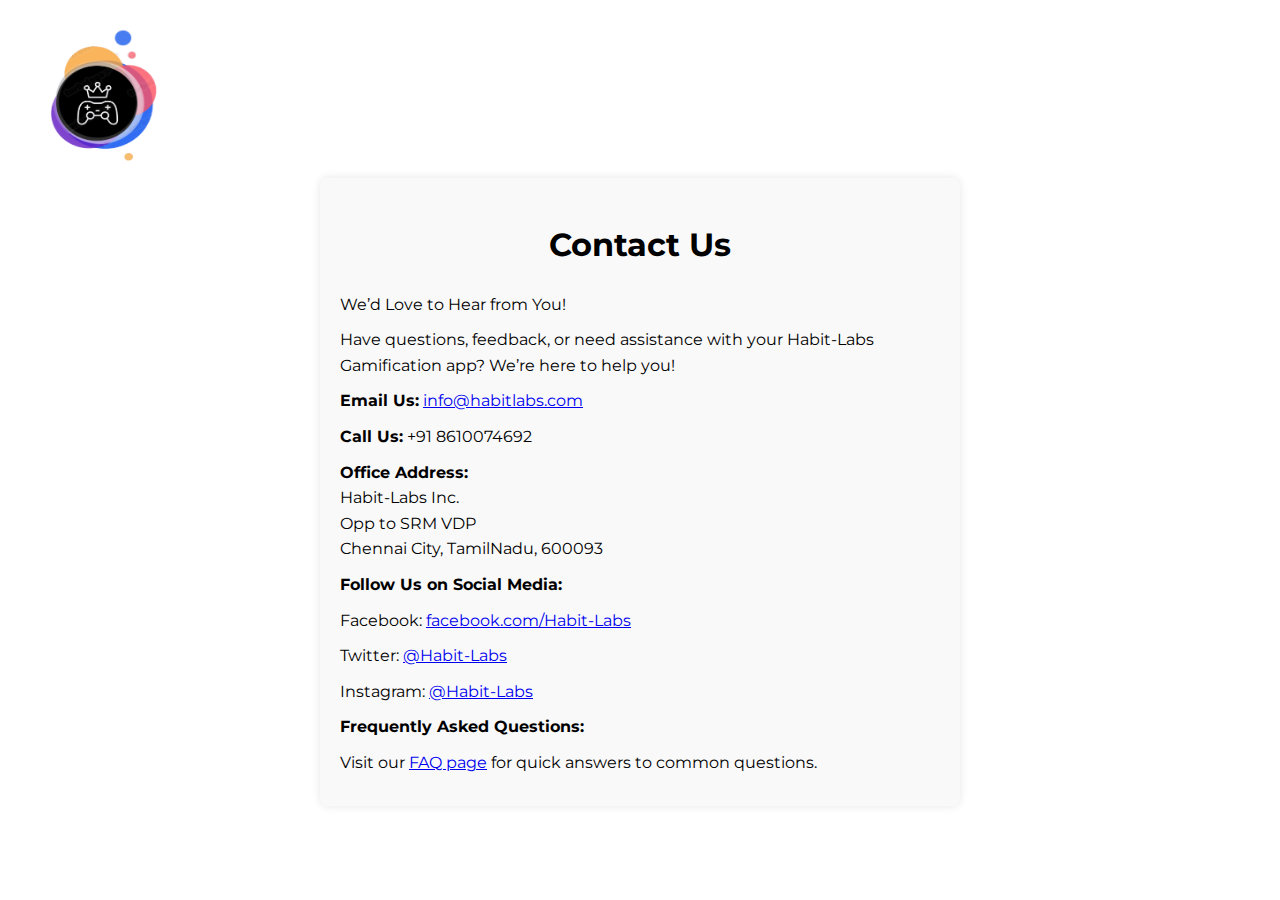
<file: contact.html>
<!DOCTYPE html>
<html>
    <title>Contact Us</title>
    <style>
        @import url('https://fonts.googleapis.com/css2?family=Montserrat:ital,wght@0,100..900;1,100..900&display=swap');
        body {
            font-family: "Montserrat", sans-serif;
            line-height: 1.6;
            margin: 0;
            padding: 20px;
            background-image: url(https://th.bing.com/th?id=OIP.Gnf7eBoNh8iUQcDIWMB-MgHaFo&w=286&h=217&c=8&rs=1&qlt=90&o=6&cb=13&dpr=1.3&pid=3.1&rm=2);
        }
        .contact {
            max-width: 600px;
            margin: auto;
            padding: 20px;
            background-color: #f9f9f9;
            border-radius: 8px;
            box-shadow: 0 0 10px rgba(0,0,0,0.1);
            background-image: url(https://th.bing.com/th?id=OIP.Gnf7eBoNh8iUQcDIWMB-MgHaFo&w=286&h=217&c=8&rs=1&qlt=90&o=6&cb=13&dpr=1.3&pid=3.1&rm=2);
        }
        .contact h1 {
            text-align: center;
        }
        .contact p {
            margin: 10px 0;
        }
        
    .faw{
        color: #000000;
    }
    </style>
</head>
<body class="body">
    <div class="header">
        <a href="index.html">
            <img src="imglogo.png" width='150px' height='150px'id = "logoimage" href="index.html">
        </a>
    </div>
    <div class="contact">
        <h1>Contact Us</h1>
        <p>We’d Love to Hear from You!</p>
        <p>Have questions, feedback, or need assistance with your Habit-Labs Gamification app? We’re here to help you! </p>
        
        <p><strong>Email Us:</strong> <a class="ki" href="mailto:info@eduflex.com">info@habitlabs.com</a></p>
        <p><strong>Call Us:</strong> +91 8610074692</p>
        
        <p><strong>Office Address:</strong><br>
        Habit-Labs Inc.<br>
        Opp to SRM VDP <br>
        Chennai City, TamilNadu, 600093<p>
        
        <p><strong>Follow Us on Social Media:</strong></p>
        <p>Facebook: <a class="ki" href="https://facebook.com/StudyBuddyApp">facebook.com/Habit-Labs</a></p>
        <p>Twitter: <a class="ki" href="https://twitter.com/StudyBuddyApp">@Habit-Labs</a></p>
        <p>Instagram: <a class="ki" href="https://instagram.com/StudyBuddyApp">@Habit-Labs</a></p>
        
        <p><strong>Frequently Asked Questions:</strong></p>
        <p>Visit our <a class="ki" href="faq.html">FAQ page</a> for quick answers to common questions.</p>
        
    </div>
</body>
</html>
</file>
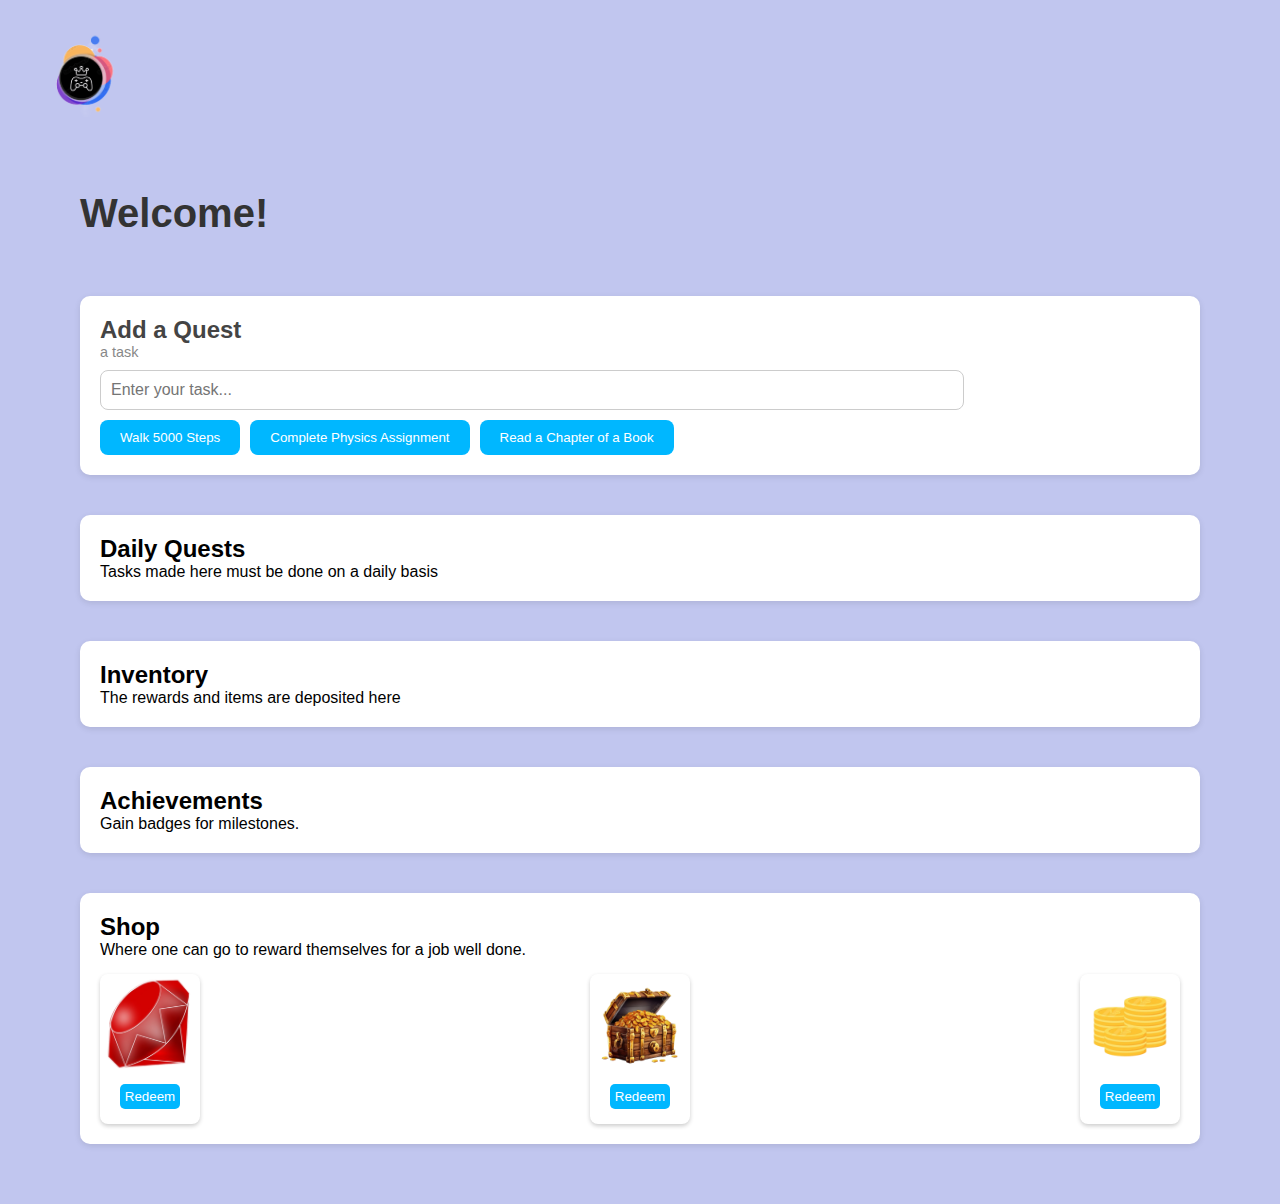
<file: demo.html>
<!DOCTYPE html>
<html lang="en">
<head>
    <meta charset="UTF-8">
    <meta name="viewport" content="width=device-width, initial-scale=1.0">
    <title>Demo - Gamify Your Life</title>
    <link rel="stylesheet" href="demo.css">
</head>
<body>
    <header class="simple-header">
        <a href="index.html">
            <img src="imglogo.png" alt="EduFlex Logo" class="logo-image">
        </a>
    </header>

    <main class="demo-page">
        <section class="welcome-section">
            <h1 class="welcome">Welcome!</h1>
        </section>

        <section class="add-quest">
            <h2>Add a Quest</h2>
            <p class="subscript">a task</p>
            <div class="quest-input">
                <input type="text" placeholder="Enter your task..." class="quest-textbox">
            </div>
            <div class="quest-list">
                <button class="quest-btn">Walk 5000 Steps</button>
                <button class="quest-btn">Complete Physics Assignment</button>
                <button class="quest-btn">Read a Chapter of a Book</button>
            </div>
        </section>

        <section class="daily-quests">
            <h2>Daily Quests</h2>
            <p>Tasks made here must be done on a daily basis</p>
        </section>

        <section class="inventory">
            <h2>Inventory</h2>
            <p>The rewards and items are deposited here</p>
        </section>

        <section class="achievements">
            <h2>Achievements</h2>
            <p>Gain badges for milestones.</p>
        </section>

        <section class="shop">
            <h2>Shop</h2>
            <p>Where one can go to reward themselves for a job well done.</p>
            <div class="shop-items">
                <div class="shop-item">
                    <img src="item1.png" alt="Item 1">
                    <button class="redeem-btn">Redeem</button>
                </div>
                <div class="shop-item">
                    <img src="item2.png" alt="Item 2">
                    <button class="redeem-btn">Redeem</button>
                </div>
                <div class="shop-item">
                    <img src="item3.png" alt="Item 3">
                    <button class="redeem-btn">Redeem</button>
                </div>
            </div>
        </section>
    </main>
</body>
</html>
</file>
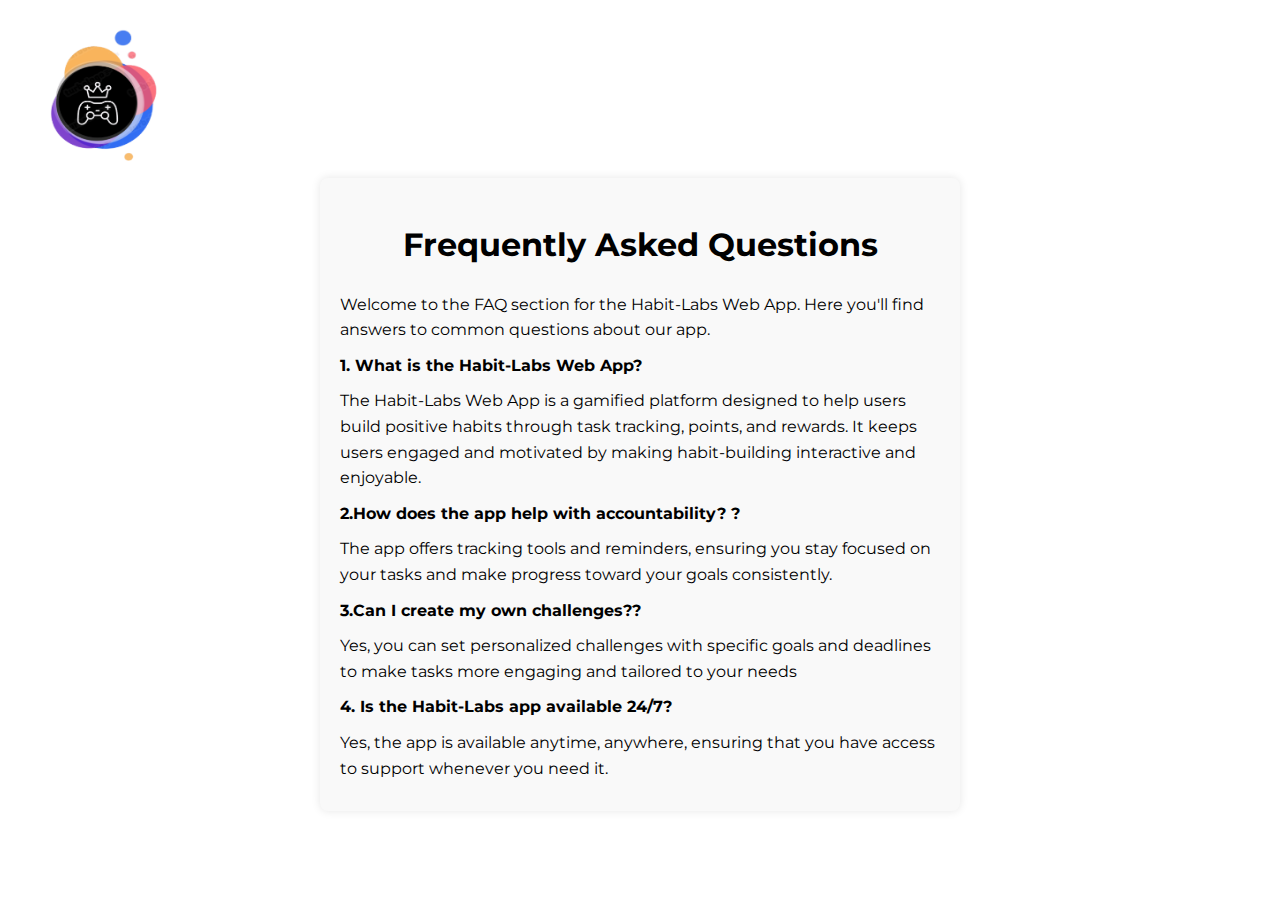
<file: faq.html>
<!DOCTYPE html>
<html>
<head>
    <title>FAQs - Habit-Labs</title>
    <style>
        @import url('https://fonts.googleapis.com/css2?family=Montserrat:ital,wght@0,100..900;1,100..900&display=swap');
        body {
            font-family: "Montserrat", sans-serif;
            line-height: 1.6;
            margin: 0;
            padding: 20px;
            background-image: url('https://th.bing.com/th?id=OIP.Gnf7eBoNh8iUQcDIWMB-MgHaFo&w=286&h=217&c=8&rs=1&qlt=90&o=6&cb=13&dpr=1.3&pid=3.1&rm=2');
            background-size: cover;
        }
        .faq {
            max-width: 600px;
            margin: auto;
            padding: 20px;
            background-color: #f9f9f9;
            border-radius: 8px;
            box-shadow: 0 0 10px rgba(0,0,0,0.1);
            background-image: url('https://th.bing.com/th?id=OIP.Gnf7eBoNh8iUQcDIWMB-MgHaFo&w=286&h=217&c=8&rs=1&qlt=90&o=6&cb=13&dpr=1.3&pid=3.1&rm=2');
        }
        .faq h1 {
            text-align: center;
        }
        .faq p {
            margin: 10px 0;
        }
    </style>
</head>
<body class="body">
    <div class="header">
        <a href="index.html">
            <img src="imglogo.png" width="150px" height="150px" id="logoimage" href="index.html">
        </a>
    </div>
    <div class="faq">
        <h1>Frequently Asked Questions</h1>
        <p>Welcome to the FAQ section for the Habit-Labs Web App. Here you'll find answers to common questions about our app.</p>

        <p><strong>1. What is the Habit-Labs Web App?</strong></p>
        <p>The Habit-Labs Web App is a gamified platform designed 
            to help users build positive habits through task tracking, points, and rewards. 
            It keeps users engaged and motivated by making habit-building interactive and enjoyable.</p>

        <p><strong>2.How does the app help with accountability? ?</strong></p>
        <p>The app offers tracking tools and reminders, ensuring you stay focused on your tasks and 
            make progress toward your goals consistently.</p>

        <p><strong>3.Can I create my own challenges??</strong></p>
        <p>Yes, you can set personalized challenges with specific goals and deadlines 
            to make tasks more engaging and tailored to your needs</p>
        <p><strong>4. Is the Habit-Labs app available 24/7?</strong></p>
        <p>Yes, the app is available anytime, anywhere, ensuring that you have access to support whenever you need it.</p>
</file>
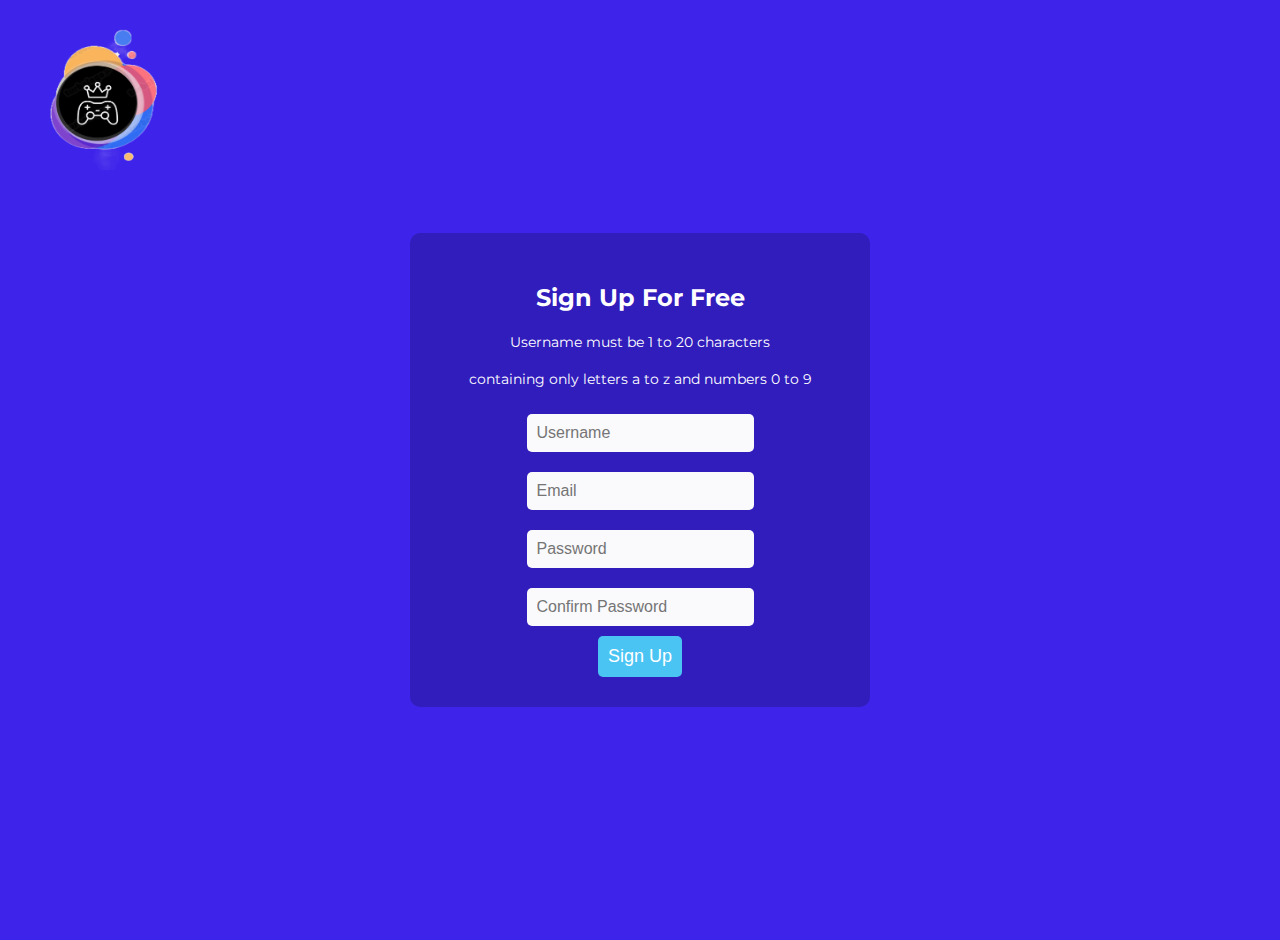
<file: loginpg.html>
<!DOCTYPE html>
<html>
<head>
    <title>SIGNUP - Habit-Labs</title>
    <link rel="stylesheet" href="loginstyle.css">
</head>
<body class="body">
    <div class="header">
        <a href="index.html">
            <img src="imglogo.png" width="150px" height="150px" id="logoimage" href="index.html">
        </a>
    </div>
    <div class="container">
        <h1>Sign Up For Free</h1>
        <p class="description">Username must be 1 to 20 characters</p>
        <p class="description">containing only letters a to z and numbers 0 to 9</p>
        <div class="input-container">
            <input type="text" placeholder="Username" class="input-field">
            <input type="email" placeholder="Email" class="input-field">
            <input type="password" placeholder="Password" class="input-field">
            <input type="password" placeholder="Confirm Password" class="input-field">
        </div>
        <button class="signup-btn">Sign Up</button>
    </div>
</body>
</html>
</file>
<file: demo.css>
* {
    box-sizing: border-box;
    margin: 0;
    padding: 0;
}

body {
    font-family: "Montserrat", sans-serif;
    background-color: #c1c6ef;
    padding: 20px;
}

.simple-header {
    padding: 10px 20px;
    display: flex;
    align-items: center;
}

.logo-image {
    width: 80px;
    cursor: pointer;
}

.demo-page {
    max-width: 1200px;
    margin: auto;
    padding: 40px;
}

.welcome-section {
    padding: 20px 0;
}

.welcome {
    font-size: 2.5rem;
    color: #333;
}

.add-quest, .daily-quests, .inventory, .achievements, .shop {
    margin-top: 40px;
    background-color: #fff;
    padding: 20px;
    border-radius: 10px;
    box-shadow: 0 2px 6px rgba(0, 0, 0, 0.1);
}


.add-quest h2 {
    color: #444;
}

.subscript {
    font-size: 0.9rem;
    color: #888;
}

.quest-input {
    margin-top: 10px;
}

.quest-textbox {
    padding: 10px;
    font-size: 16px;
    width: 80%;
    border: 1px solid #ccc;
    border-radius: 8px;
}

.quest-list {
    display: flex;
    flex-wrap: wrap;
    gap: 10px;
    margin-top: 10px;
}

.quest-btn {
    background-color: #00b7ff;
    color: #fff;
    border: none;
    padding: 10px 20px;
    border-radius: 8px;
    cursor: pointer;
}

.quest-btn:hover {
    background-color: #008ac1;
    transition: 0.4s;
}

.quest-btn:active {
    background-color: #6cc6e9;
}

.shop-items {
    display: flex;
    justify-content: space-between;
    align-items: center;
    gap: 15px;
    padding-top: 15px;
}


.shop-item {
    display: flex;
    flex-direction: column;
    align-items: center;
    width: 100px;
    height: 150px;
    object-fit: cover;
    border-radius: 8px;
    box-shadow: 0 2px 4px rgba(0, 0, 0, 0.2);
}

.shop-item img {
    width: 100%;
    height: 100px;
    object-fit: cover;
    border-radius: 8px;
}

.redeem-btn {
    background-color: #00b7ff;
    color: #fff;
    border: none;
    padding: 5px;
    border-radius: 5px;
    cursor: pointer;
    margin-top: 10px;
}

.redeem-btn:hover {
    background-color: #008ac1;
}

/* Media Queries */
@media (max-width: 768px) {
    .welcome {
        font-size: 2rem;
        text-align: center;
    }

    .quest-list {
        flex-direction: column;
    }

    .shop-items {
        flex-direction: column;
    }
}
</file>
<file: loginstyle.css>
@import url('https://fonts.googleapis.com/css2?family=Montserrat:ital,wght@0,100..900;1,100..900&display=swap');
body{
    background-color: #3e24eb;
    display: flex;
    justify-content: center;
    align-items: center;
    height: 100vh;
    color: white;
    margin: 0;
    font-family: "Montserrat", sans-serif;
    line-height: 1.6;
    margin: 0;
    padding: 20px;
    background-image: url(https://th.bing.com/th?id=OIP.Gnf7eBoNh8iUQcDIWMB-MgHaFo&w=286&h=217&c=8&rs=1&qlt=90&o=6&cb=13&dpr=1.3&pid=3.1&rm=2);
}

body {
    font-family: "Montserrat", sans-serif;
    line-height: 1.6;
    margin: 0;
    padding: 20px;
    background-image: url('https://th.bing.com/th?id=OIP.Gnf7eBoNh8iUQcDIWMB-MgHaFo&w=286&h=217&c=8&rs=1&qlt=90&o=6&cb=13&dpr=1.3&pid=3.1&rm=2');
    background-size: cover;
}
.header{
    position: absolute;
    top: 0;
    left: 0;
    padding: 10px;
}

#logoimage{
    padding: 10px;
}

.container {
    background-color: rgba(0, 0, 0, 0.2);
    padding: 30px;
    border-radius: 10px;
    width: 400px;
    text-align: center;
}
h1 {
    font-size: 24px;
    margin-bottom: 10px;
}

.description {
    font-size: 14px;
}



.input-field {
    background-color: #fafafc;
    color: rgb(0, 0, 0);
    border: none;
    border-radius: 5px;
    padding: 10px;
    margin: 10px 0;
    font-size: 16px;
}

.terms {
    font-size: 12px;
    margin: 20px 0;
}

.signup-btn {
    background-color: #4ac4f3; 
    color: white;
    border: none;
    border-radius: 5px;
    padding: 10px;
    font-size: 18px;
    cursor: pointer;
    transition: background-color 0.3s;
}

.signup-btn:hover {
    background-color: #38a1c9; 
}

.signup-btn:active {
    background-color: #8acfea; 
}
</file>
